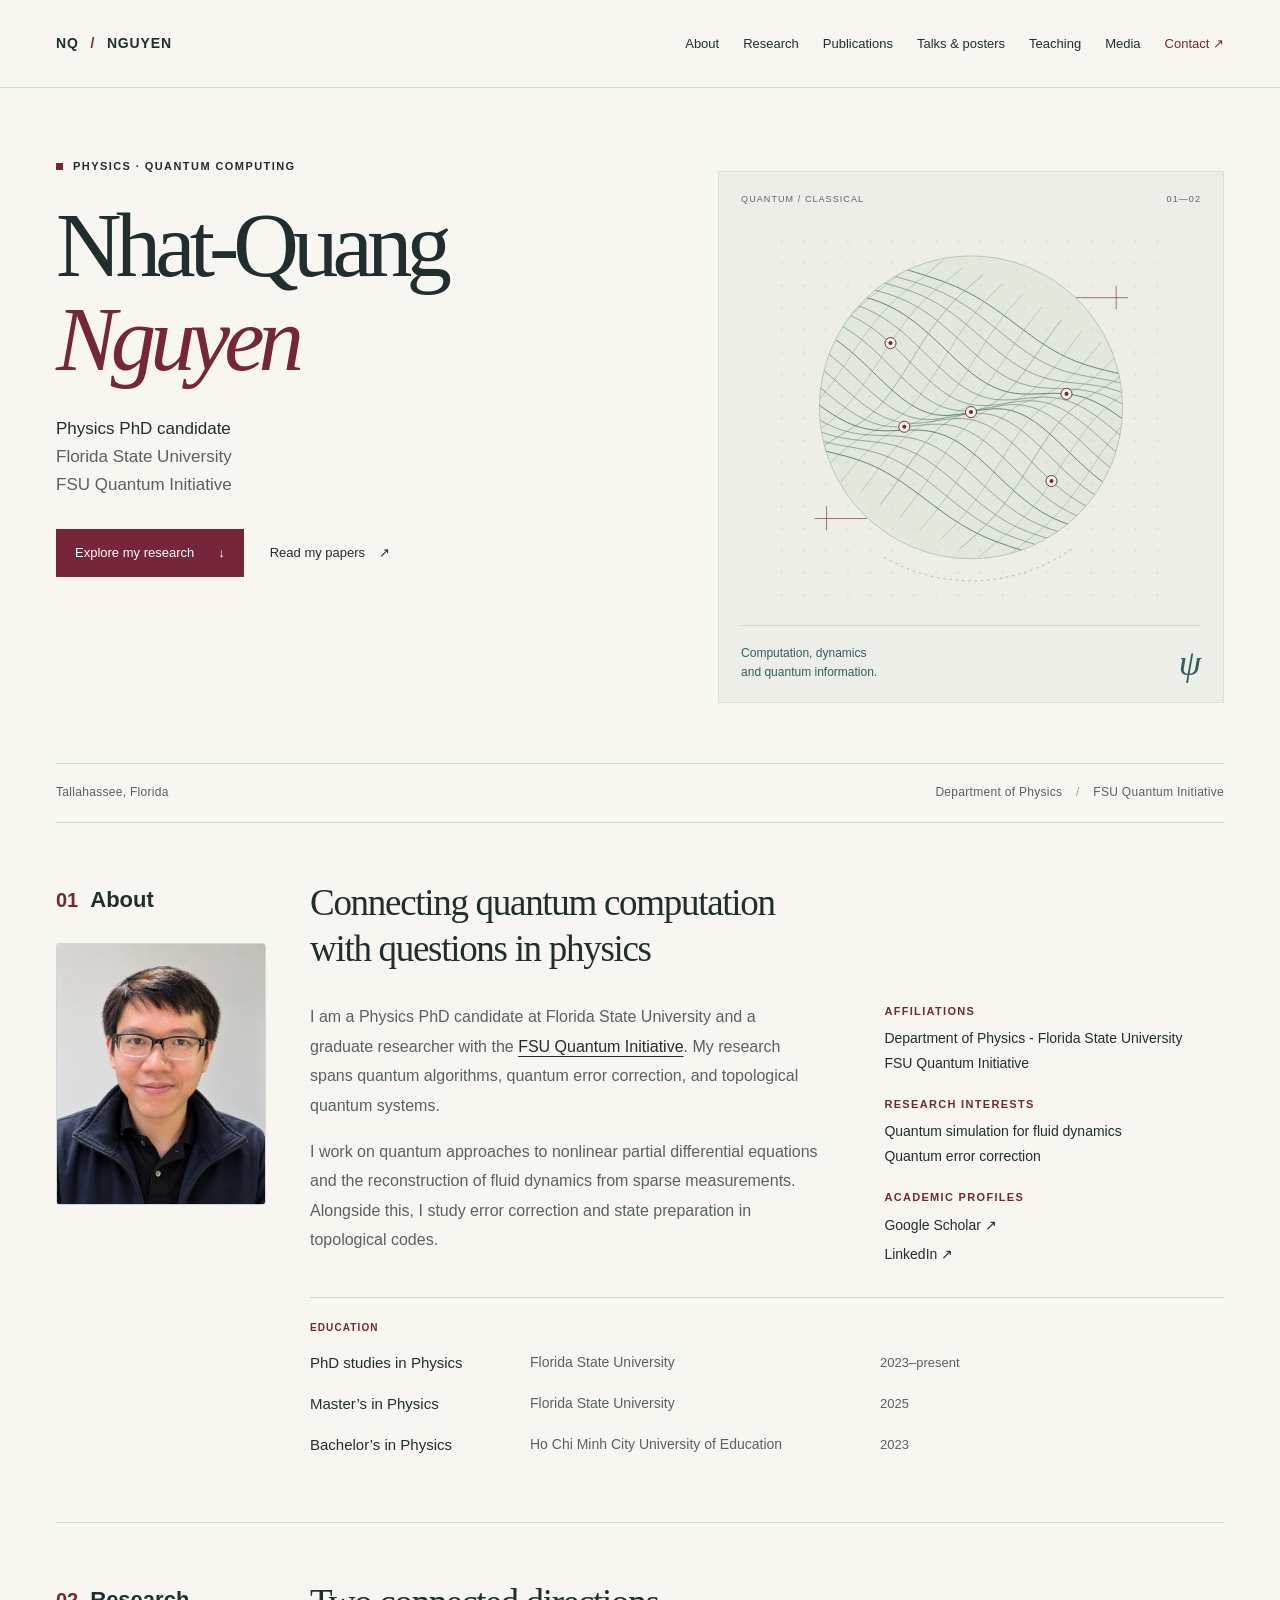
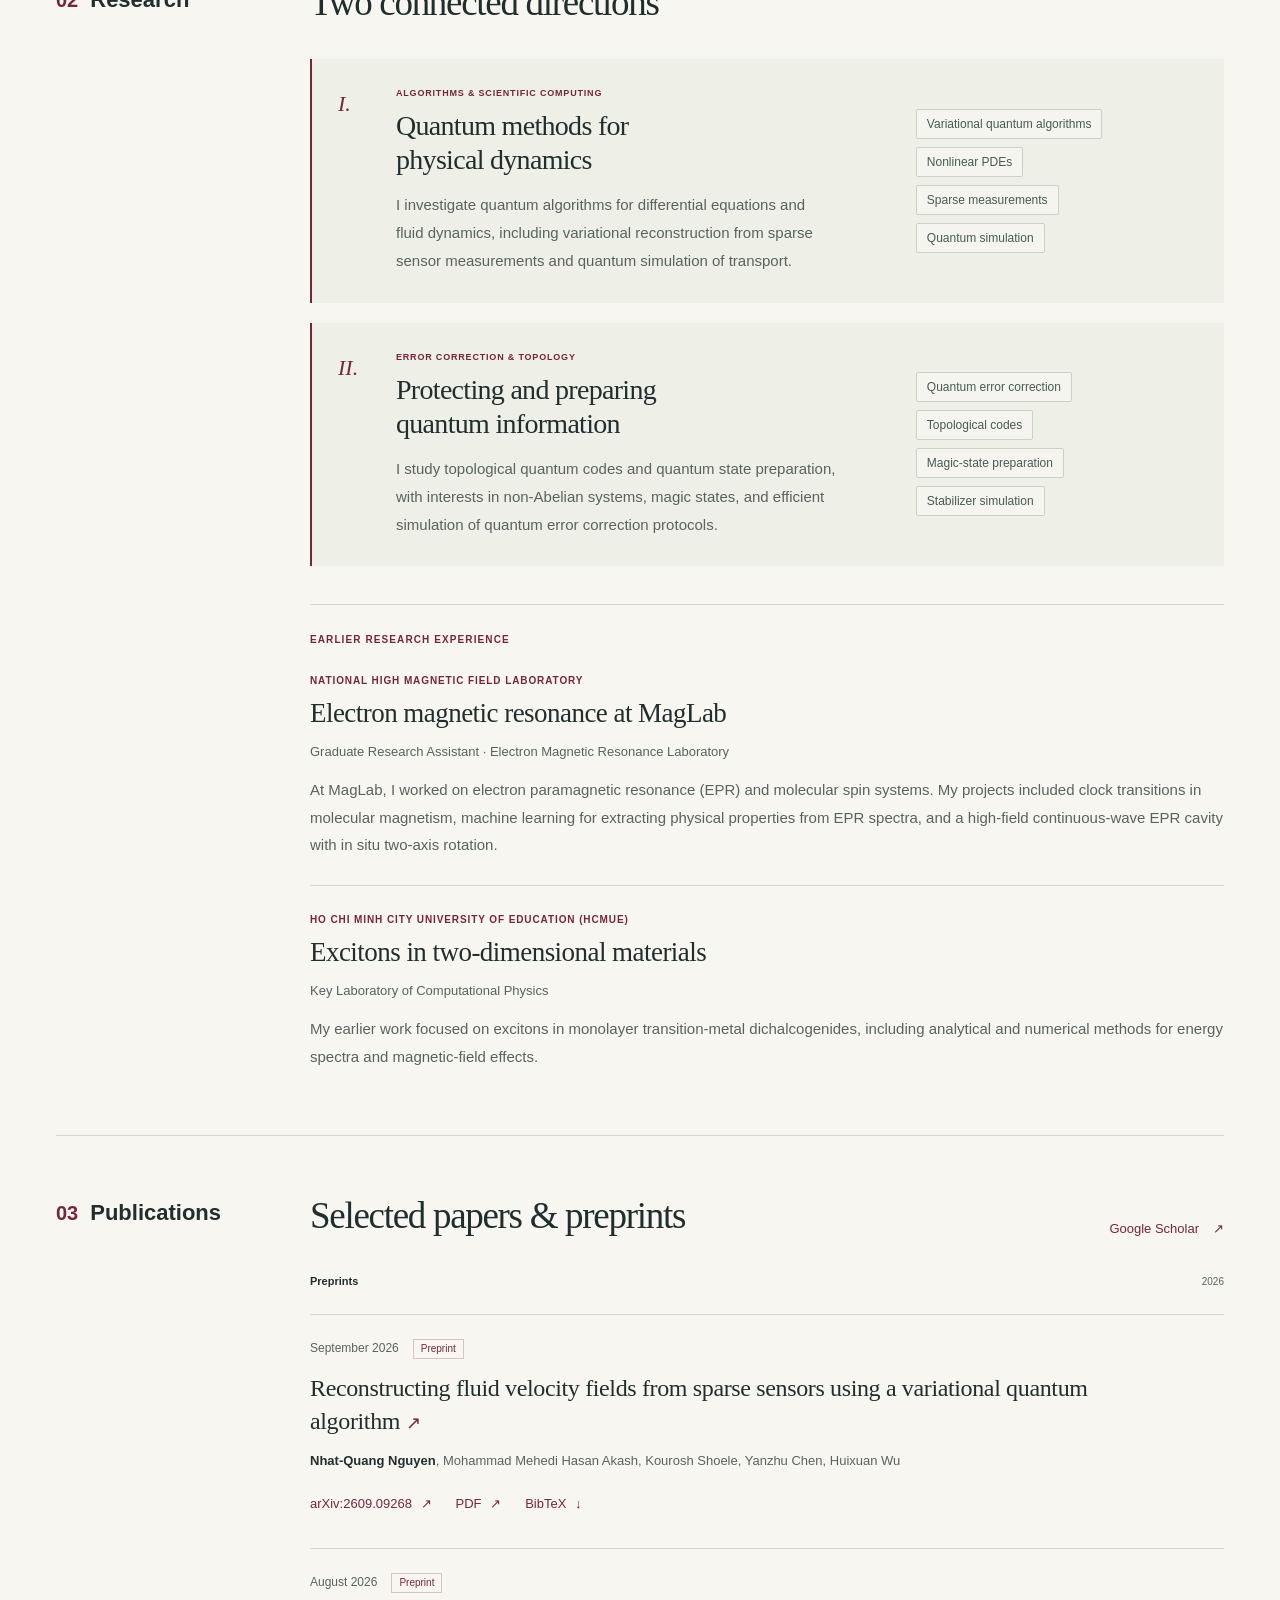
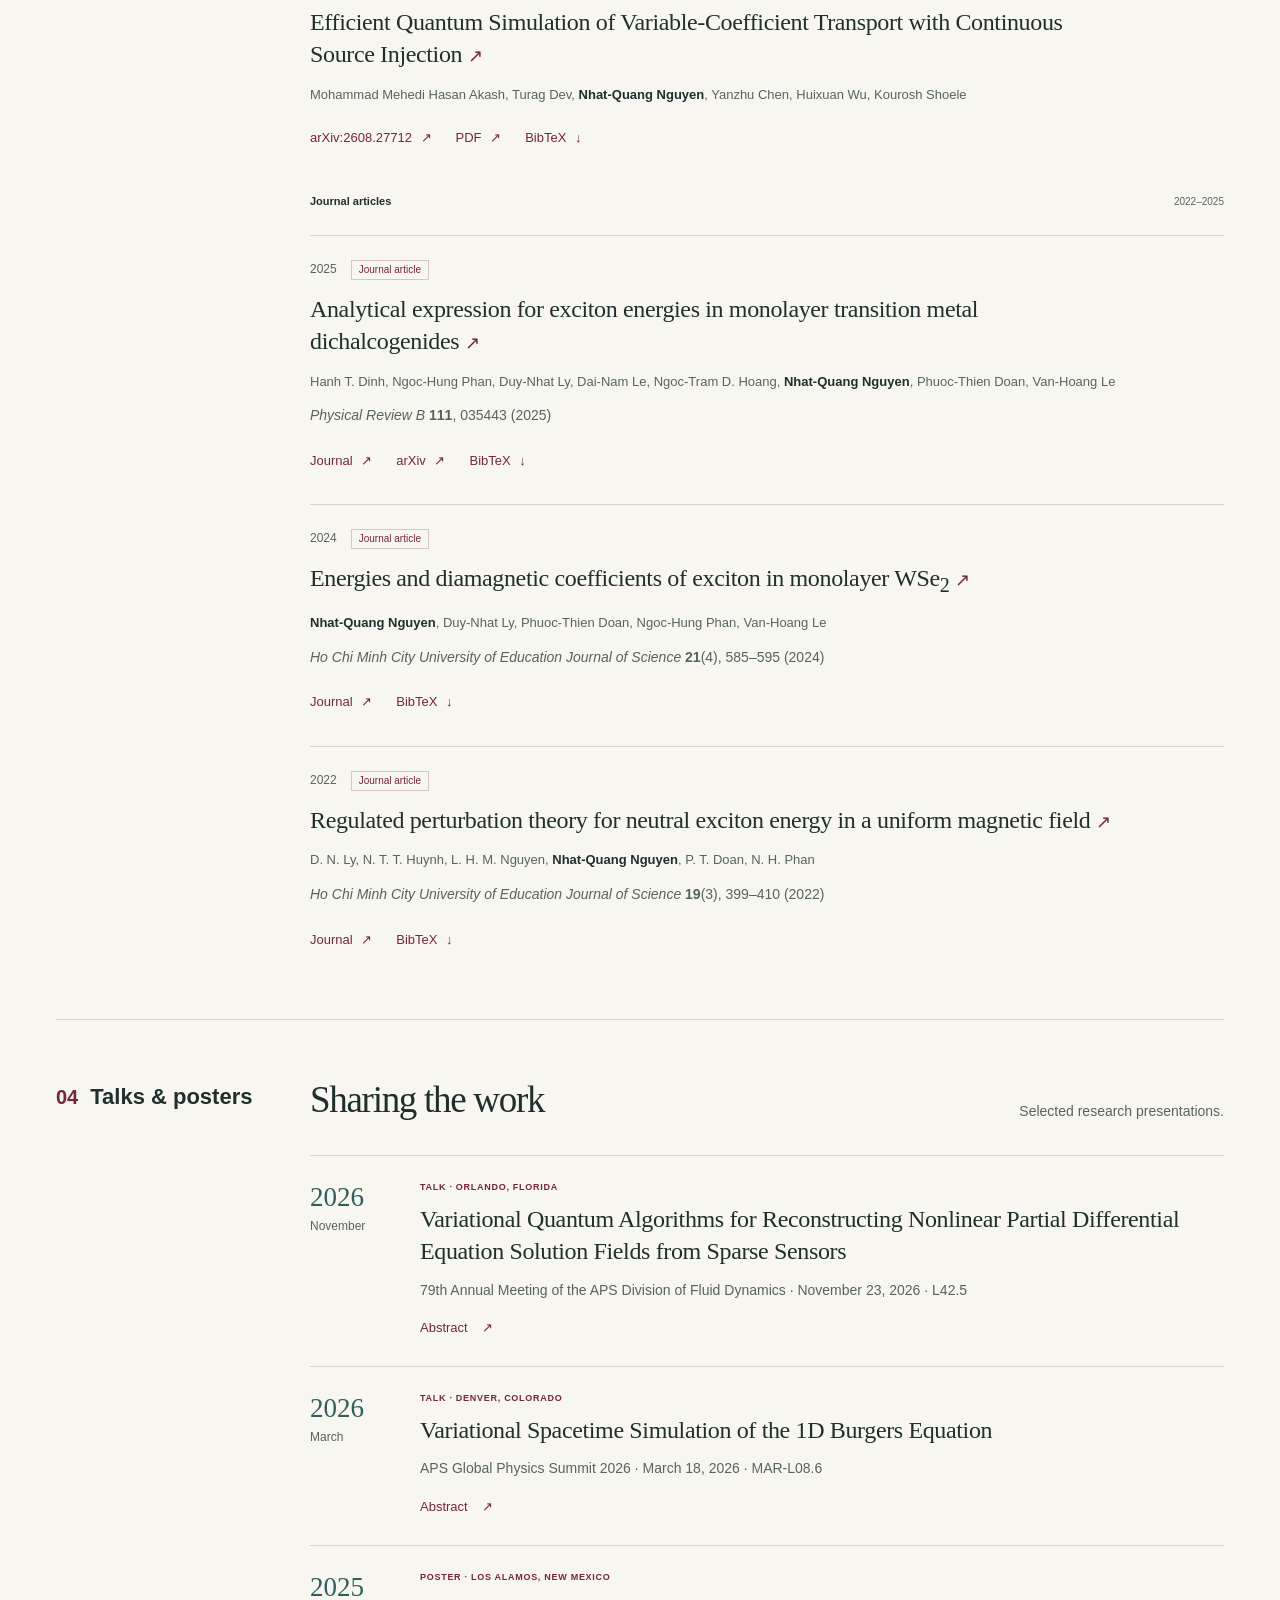
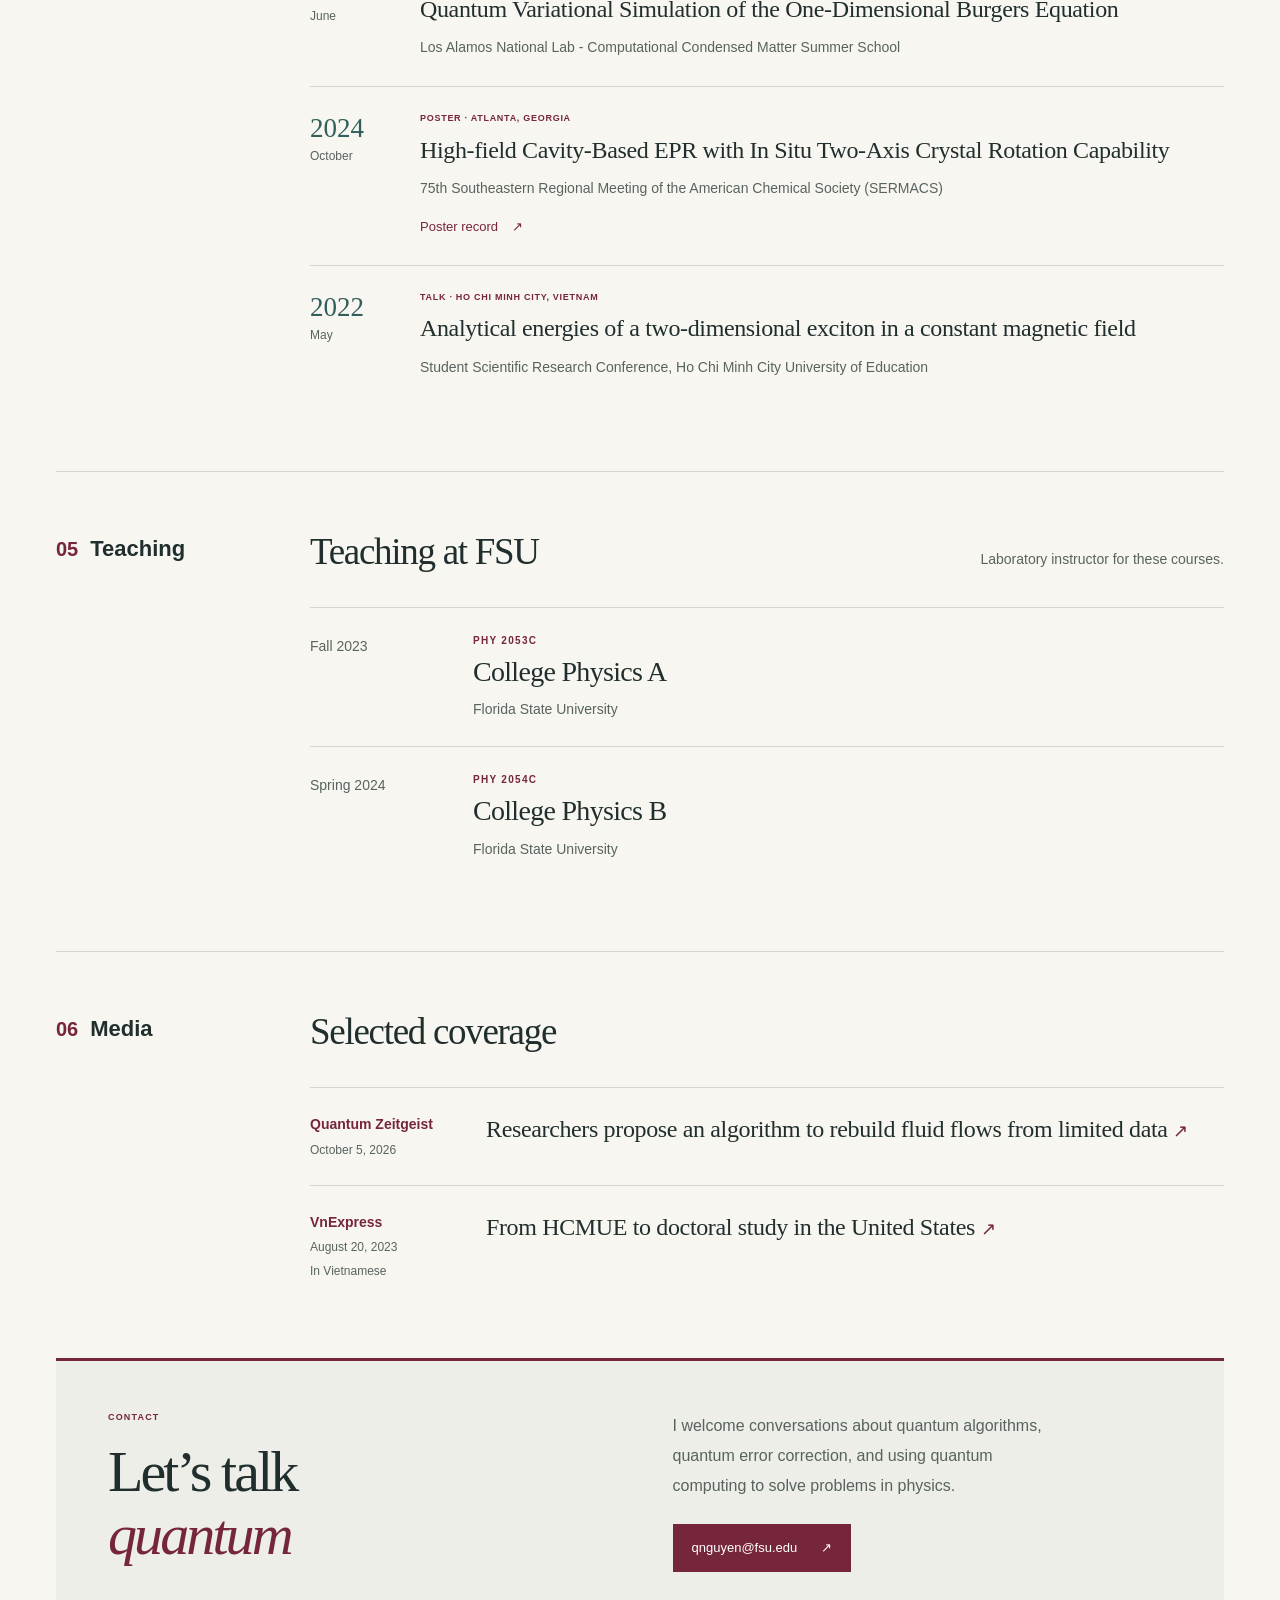
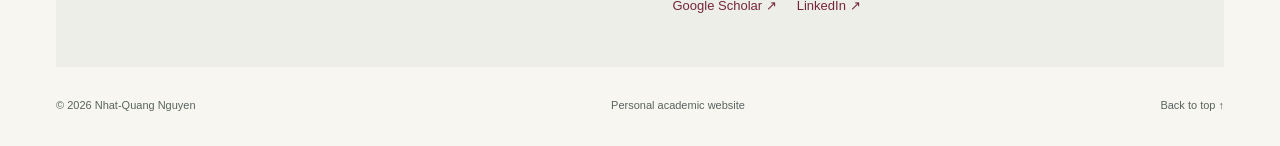
<file: index.html>
<!doctype html>
<html lang="en">
<head>
  <meta charset="utf-8">
  <meta name="viewport" content="width=device-width, initial-scale=1">
  <meta name="theme-color" content="#76263a">
  <title>Nhat-Quang Nguyen | Quantum Computing · FSU</title>
  <meta name="description" content="Nhat-Quang Nguyen is a Physics PhD candidate at Florida State University and a researcher with the FSU Quantum Initiative, working on quantum algorithms, quantum error correction, and topological quantum systems.">
  <link rel="canonical" href="https://nhatquang-nguyen.github.io/">
  <meta property="og:type" content="website">
  <meta property="og:title" content="Nhat-Quang Nguyen | Quantum Computing">
  <meta property="og:description" content="Physics PhD candidate at Florida State University and researcher with the FSU Quantum Initiative. Quantum algorithms, quantum error correction, and topological quantum systems.">
  <meta property="og:url" content="https://nhatquang-nguyen.github.io/">
  <link rel="icon" href="favicon.svg" type="image/svg+xml">
  <link rel="stylesheet" href="styles.css">
  <script type="application/ld+json">
  {
    "@context":"https://schema.org",
    "@type":"Person",
    "name":"Nhat-Quang Nguyen",
    "alternateName":"Quang Nguyen",
    "jobTitle":"Physics PhD candidate",
    "affiliation":[{"@type":"CollegeOrUniversity","name":"Florida State University","url":"https://www.fsu.edu/"},{"@type":"Organization","name":"FSU Quantum Initiative","url":"https://quantum.fsu.edu/"}],
    "url":"https://nhatquang-nguyen.github.io/",
    "email":"mailto:qnguyen@fsu.edu",
    "sameAs":["https://scholar.google.com/citations?user=8Ur0xkAAAAAJ&hl=en","https://www.linkedin.com/in/nhat-quang-nguyen-fsu/"],
    "knowsAbout":["Quantum algorithms","Quantum error correction","Topological quantum computation","Nonlinear partial differential equations"]
  }
  </script>
</head>
<body>
  <a class="skip-link" href="#main">Skip to content</a>
  <header class="site-header">
    <div class="header-inner">
      <a class="wordmark" href="#home" aria-label="Nhat-Quang Nguyen, home">NQ<span> / </span>NGUYEN</a>
      <nav aria-label="Main navigation">
        <a href="#about">About</a>
        <a href="#research">Research</a>
        <a href="#publications">Publications</a>
        <a href="#presentations">Talks &amp; posters</a>
        <a href="#teaching">Teaching</a>
        <a href="#media">Media</a>
        <a href="#contact">Contact <span aria-hidden="true">↗</span></a>
      </nav>
    </div>
  </header>

  <main id="main">
    <section class="hero section-wrap" id="home" aria-labelledby="hero-title">
      <div class="hero-copy">
        <p class="eyebrow"><span class="small-square" aria-hidden="true"></span> Physics · Quantum computing</p>
        <h1 id="hero-title">Nhat-Quang<br><em>Nguyen</em></h1>
        <p class="hero-role">Physics PhD candidate<br><a href="https://www.physics.fsu.edu/">Florida State University</a><br><a href="https://quantum.fsu.edu/">FSU Quantum Initiative</a></p>
        <div class="hero-actions">
          <a class="button primary" href="#research">Explore my research <span aria-hidden="true">↓</span></a>
          <a class="text-link" href="#publications">Read my papers <span aria-hidden="true">↗</span></a>
        </div>
      </div>
      <figure class="hero-art">
        <div class="art-topline"><span>QUANTUM / CLASSICAL</span><span aria-hidden="true">01—02</span></div>
        <img src="research-motif.svg" width="560" height="530" alt="" class="research-motif">
        <figcaption><span>Computation, dynamics<br>and quantum information.</span><span class="art-mark" aria-hidden="true">ψ</span></figcaption>
      </figure>
      <div class="hero-bottom"><span>Tallahassee, Florida</span><span>Department of Physics <span aria-hidden="true">/</span> FSU Quantum Initiative</span></div>
    </section>

    <section class="about section-wrap ruled-section" id="about" aria-labelledby="about-title">
      <div class="about-sidebar">
        <div class="section-label"><span>01</span><h2 id="about-title">About</h2></div>
        <img class="about-portrait" src="images/nhat-quang-nguyen-portrait.webp" width="1122" height="1402" alt="Portrait of Nhat-Quang Nguyen" loading="lazy" decoding="async">
      </div>
      <div class="about-body">
        <p class="lead">Connecting quantum computation<br class="wide-only"> with questions in physics</p>
        <div class="about-columns">
          <div>
            <p>I am a Physics PhD candidate at Florida State University and a graduate researcher with the <a href="https://quantum.fsu.edu/">FSU Quantum Initiative</a>. My research spans quantum algorithms, quantum error correction, and topological quantum systems.</p>
            <p>I work on quantum approaches to nonlinear partial differential equations and the reconstruction of fluid dynamics from sparse measurements. Alongside this, I study error correction and state preparation in topological codes.</p>
          </div>
          <dl class="profile-facts">
            <div><dt>Affiliations</dt><dd><a href="https://physics.fsu.edu/">Department of Physics - Florida State University</a><br><a href="https://quantum.fsu.edu/">FSU Quantum Initiative</a></dd></div>
            <div><dt>Research interests</dt><dd>Quantum simulation for fluid dynamics<br>Quantum error correction</dd></div>
            <div><dt>Academic profiles</dt><dd class="profile-links"><a href="https://scholar.google.com/citations?user=8Ur0xkAAAAAJ&amp;hl=en">Google Scholar <span aria-hidden="true">↗</span></a><a href="https://www.linkedin.com/in/nhat-quang-nguyen-fsu/">LinkedIn <span aria-hidden="true">↗</span></a></dd></div>
          </dl>
        </div>
        <div class="education" aria-labelledby="education-title">
          <h3 class="subsection-label" id="education-title">Education</h3>
          <dl class="education-list">
            <div><dt>PhD studies in Physics</dt><dd><span class="education-institution">Florida State University</span><span class="education-year">2023–present</span></dd></div>
            <div><dt>Master’s in Physics</dt><dd><span class="education-institution">Florida State University</span><span class="education-year">2025</span></dd></div>
            <div><dt>Bachelor’s in Physics</dt><dd><span class="education-institution">Ho Chi Minh City University of Education</span><span class="education-year">2023</span></dd></div>
          </dl>
        </div>
      </div>
    </section>

    <section class="research section-wrap ruled-section" id="research" aria-labelledby="research-title">
      <div class="section-label"><span>02</span><h2 id="research-title">Research</h2></div>
      <div class="section-content">
        <div class="section-heading"><p class="lead">Two connected directions</p></div>
        <article class="research-row current-research">
          <div class="research-number" aria-hidden="true">I.</div>
          <div class="research-main"><p class="eyebrow">Algorithms &amp; scientific computing</p><h3>Quantum methods for<br>physical dynamics</h3><p>I investigate quantum algorithms for differential equations and fluid dynamics, including variational reconstruction from sparse sensor measurements and quantum simulation of transport.</p></div>
          <div class="research-keywords"><span>Variational quantum algorithms</span><span>Nonlinear PDEs</span><span>Sparse measurements</span><span>Quantum simulation</span></div>
        </article>
        <article class="research-row current-research">
          <div class="research-number" aria-hidden="true">II.</div>
          <div class="research-main"><p class="eyebrow">Error correction &amp; topology</p><h3>Protecting and preparing<br>quantum information</h3><p>I study topological quantum codes and quantum state preparation, with interests in non-Abelian systems, magic states, and efficient simulation of quantum error correction protocols.</p></div>
          <div class="research-keywords"><span>Quantum error correction</span><span>Topological codes</span><span>Magic-state preparation</span><span>Stabilizer simulation</span></div>
        </article>
        <div class="earlier-research" aria-labelledby="earlier-research-title">
          <h3 class="subsection-label" id="earlier-research-title">Earlier research experience</h3>
          <article class="experience-panel" aria-labelledby="maglab-title">
            <p class="eyebrow">National High Magnetic Field Laboratory</p>
            <h4 id="maglab-title">Electron magnetic resonance at MagLab</h4>
            <p class="experience-role">Graduate Research Assistant · Electron Magnetic Resonance Laboratory</p>
            <p>At MagLab, I worked on electron paramagnetic resonance (EPR) and molecular spin systems. My projects included clock transitions in molecular magnetism, machine learning for extracting physical properties from EPR spectra, and a high-field continuous-wave EPR cavity with in situ two-axis rotation.</p>
          </article>
          <article class="experience-panel" aria-labelledby="excitons-title">
            <p class="eyebrow">Ho Chi Minh City University of Education (HCMUE)</p>
            <h4 id="excitons-title">Excitons in two-dimensional materials</h4>
            <p class="experience-role">Key Laboratory of Computational Physics</p>
            <p>My earlier work focused on excitons in monolayer transition-metal dichalcogenides, including analytical and numerical methods for energy spectra and magnetic-field effects.</p>
          </article>
        </div>
      </div>
    </section>

    <section class="publications section-wrap ruled-section" id="publications" aria-labelledby="publications-title">
      <div class="section-label"><span>03</span><h2 id="publications-title">Publications</h2></div>
      <div class="section-content">
        <div class="section-heading"><p class="lead">Selected papers &amp; preprints</p><a class="text-link scholar-link" href="https://scholar.google.com/citations?user=8Ur0xkAAAAAJ&amp;hl=en">Google Scholar <span aria-hidden="true">↗</span></a></div>
        <h3 class="publication-group">Preprints <span>2026</span></h3>
        <article class="paper">
          <div class="paper-meta"><span>September 2026</span><span class="paper-type">Preprint</span></div>
          <h3><a href="https://arxiv.org/abs/2609.09268">Reconstructing fluid velocity fields from sparse sensors using a variational quantum algorithm <span aria-hidden="true">↗</span></a></h3>
          <p class="authors"><strong>Nhat-Quang Nguyen</strong>, Mohammad Mehedi Hasan Akash, Kourosh Shoele, Yanzhu Chen, Huixuan Wu</p>
          <div class="paper-links"><a href="https://arxiv.org/abs/2609.09268">arXiv:2609.09268 <span aria-hidden="true">↗</span></a><a href="https://arxiv.org/pdf/2609.09268">PDF <span aria-hidden="true">↗</span></a><a href="citations/fluid-reconstruction.bib" download>BibTeX <span aria-hidden="true">↓</span></a></div>
        </article>
        <article class="paper">
          <div class="paper-meta"><span>August 2026</span><span class="paper-type">Preprint</span></div>
          <h3><a href="https://arxiv.org/abs/2608.27712">Efficient Quantum Simulation of Variable-Coefficient Transport with Continuous Source Injection <span aria-hidden="true">↗</span></a></h3>
          <p class="authors">Mohammad Mehedi Hasan Akash, Turag Dev, <strong>Nhat-Quang Nguyen</strong>, Yanzhu Chen, Huixuan Wu, Kourosh Shoele</p>
          <div class="paper-links"><a href="https://arxiv.org/abs/2608.27712">arXiv:2608.27712 <span aria-hidden="true">↗</span></a><a href="https://arxiv.org/pdf/2608.27712">PDF <span aria-hidden="true">↗</span></a><a href="citations/transport-simulation.bib" download>BibTeX <span aria-hidden="true">↓</span></a></div>
        </article>
        <h3 class="publication-group journal-group">Journal articles <span>2022–2025</span></h3>
        <article class="paper" id="prb-exciton-energies">
          <div class="paper-meta"><span>2025</span><span class="paper-type">Journal article</span></div>
          <h3><a href="https://doi.org/10.1103/PhysRevB.111.035443">Analytical expression for exciton energies in monolayer transition metal dichalcogenides <span aria-hidden="true">↗</span></a></h3>
          <p class="authors">Hanh T. Dinh, Ngoc-Hung Phan, Duy-Nhat Ly, Dai-Nam Le, Ngoc-Tram D. Hoang, <strong>Nhat-Quang Nguyen</strong>, Phuoc-Thien Doan, Van-Hoang Le</p>
          <p class="journal-reference"><cite>Physical Review B</cite> <strong>111</strong>, 035443 (2025)</p>
          <div class="paper-links"><a href="https://doi.org/10.1103/PhysRevB.111.035443">Journal <span aria-hidden="true">↗</span></a><a href="https://arxiv.org/abs/2407.01477">arXiv <span aria-hidden="true">↗</span></a><a href="citations/exciton-energies.bib" download>BibTeX <span aria-hidden="true">↓</span></a></div>
        </article>
        <article class="paper">
          <div class="paper-meta"><span>2024</span><span class="paper-type">Journal article</span></div>
          <h3><a href="https://doi.org/10.54607/hcmue.js.21.4.3926(2024)">Energies and diamagnetic coefficients of exciton in monolayer WSe<sub>2</sub> <span aria-hidden="true">↗</span></a></h3>
          <p class="authors"><strong>Nhat-Quang Nguyen</strong>, Duy-Nhat Ly, Phuoc-Thien Doan, Ngoc-Hung Phan, Van-Hoang Le</p>
          <p class="journal-reference"><cite>Ho Chi Minh City University of Education Journal of Science</cite> <strong>21</strong>(4), 585–595 (2024)</p>
          <div class="paper-links"><a href="https://doi.org/10.54607/hcmue.js.21.4.3926(2024)">Journal <span aria-hidden="true">↗</span></a><a href="citations/exciton-diamagnetism.bib" download>BibTeX <span aria-hidden="true">↓</span></a></div>
        </article>
        <article class="paper">
          <div class="paper-meta"><span>2022</span><span class="paper-type">Journal article</span></div>
          <h3><a href="https://doi.org/10.54607/hcmue.js.19.3.3363(2022)">Regulated perturbation theory for neutral exciton energy in a uniform magnetic field <span aria-hidden="true">↗</span></a></h3>
          <p class="authors">D. N. Ly, N. T. T. Huynh, L. H. M. Nguyen, <strong>Nhat-Quang Nguyen</strong>, P. T. Doan, N. H. Phan</p>
          <p class="journal-reference"><cite>Ho Chi Minh City University of Education Journal of Science</cite> <strong>19</strong>(3), 399–410 (2022)</p>
          <div class="paper-links"><a href="https://doi.org/10.54607/hcmue.js.19.3.3363(2022)">Journal <span aria-hidden="true">↗</span></a><a href="citations/regulated-perturbation.bib" download>BibTeX <span aria-hidden="true">↓</span></a></div>
        </article>
      </div>
    </section>

    <section class="presentations section-wrap ruled-section" id="presentations" aria-labelledby="presentations-title">
      <div class="section-label"><span>04</span><h2 id="presentations-title">Talks &amp; posters</h2></div>
      <div class="section-content">
        <div class="section-heading"><p class="lead">Sharing the work</p><p>Selected research presentations.</p></div>
        <article class="presentation-row">
          <div class="presentation-date"><span>2026</span><span>November</span></div>
          <div><p class="eyebrow">Talk · Orlando, Florida</p><h3>Variational Quantum Algorithms for Reconstructing Nonlinear Partial Differential Equation Solution Fields from Sparse Sensors</h3><p class="presentation-venue">79th Annual Meeting of the APS Division of Fluid Dynamics · November 23, 2026 · L42.5</p><a class="text-link" href="https://dfd-meeting.aps.org/dfd/2026/events/L42/5">Abstract <span aria-hidden="true">↗</span></a></div>
        </article>
        <article class="presentation-row">
          <div class="presentation-date"><span>2026</span><span>March</span></div>
          <div><p class="eyebrow">Talk · Denver, Colorado</p><h3>Variational Spacetime Simulation of the 1D Burgers Equation</h3><p class="presentation-venue">APS Global Physics Summit 2026 · March 18, 2026 · MAR-L08.6</p><a class="text-link" href="https://meetings-archive.aps.org/smt/2026/mar-l08/6/">Abstract <span aria-hidden="true">↗</span></a></div>
        </article>
        <article class="presentation-row">
          <div class="presentation-date"><span>2025</span><span>June</span></div>
          <div><p class="eyebrow">Poster · Los Alamos, New Mexico</p><h3>Quantum Variational Simulation of the One-Dimensional Burgers Equation</h3><p class="presentation-venue">Los Alamos National Lab - Computational Condensed Matter Summer School</p></div>
        </article>
        <article class="presentation-row" id="sermacs-poster">
          <div class="presentation-date"><span>2024</span><span>October</span></div>
          <div><p class="eyebrow">Poster · Atlanta, Georgia</p><h3>High-field Cavity-Based EPR with In Situ Two-Axis Crystal Rotation Capability</h3><p class="presentation-venue">75th Southeastern Regional Meeting of the American Chemical Society (SERMACS)</p><a class="text-link" href="https://doi.org/10.13140/RG.2.2.12469.18401">Poster record <span aria-hidden="true">↗</span></a></div>
        </article>
        <article class="presentation-row">
          <div class="presentation-date"><span>2022</span><span>May</span></div>
          <div><p class="eyebrow">Talk · Ho Chi Minh City, Vietnam</p><h3>Analytical energies of a two-dimensional exciton in a constant magnetic field</h3><p class="presentation-venue">Student Scientific Research Conference, Ho Chi Minh City University of Education</p></div>
        </article>
      </div>
    </section>

    <section class="teaching section-wrap ruled-section" id="teaching" aria-labelledby="teaching-title">
      <div class="section-label"><span>05</span><h2 id="teaching-title">Teaching</h2></div>
      <div class="section-content">
        <div class="section-heading"><p class="lead">Teaching at FSU</p><p class="teaching-role">Laboratory instructor for these courses.</p></div>
        <div class="course-list">
          <article class="course-row"><p class="course-term">Fall 2023</p><div><p class="eyebrow">PHY 2053C</p><h3>College Physics A</h3><p>Florida State University</p></div></article>
          <article class="course-row"><p class="course-term">Spring 2024</p><div><p class="eyebrow">PHY 2054C</p><h3>College Physics B</h3><p>Florida State University</p></div></article>
        </div>
      </div>
    </section>

    <section class="media section-wrap ruled-section" id="media" aria-labelledby="media-title">
      <div class="section-label"><span>06</span><h2 id="media-title">Media</h2></div>
      <div class="section-content">
        <div class="section-heading"><p class="lead">Selected coverage</p></div>
        <article class="media-entry">
          <div class="media-source"><span>Quantum Zeitgeist</span><time datetime="2026-10-05">October 5, 2026</time></div>
          <h3><a href="https://quantumzeitgeist.com/algorithm-reconstruction-fluid-flows-sparse-data/">Researchers propose an algorithm to rebuild fluid flows from limited data <span aria-hidden="true">↗</span></a></h3>
        </article>
        <article class="media-entry">
          <div class="media-source"><span>VnExpress</span><time datetime="2023-08-20">August 20, 2023</time><span class="media-language">In Vietnamese</span></div>
          <h3><a href="https://vnexpress.net/thu-khoa-su-pham-ly-gianh-ba-hoc-bong-tien-si-my-4643100.html" hreflang="vi">From HCMUE to doctoral study in the United States <span aria-hidden="true">↗</span></a></h3>
        </article>
      </div>
    </section>

    <section class="contact section-wrap" id="contact" aria-labelledby="contact-title">
      <div class="contact-intro"><p class="eyebrow">Contact</p><h2 id="contact-title">Let’s talk<br><em>quantum</em></h2></div>
      <div class="contact-body"><p>I welcome conversations about quantum algorithms, quantum error correction, and using quantum computing to solve problems in physics.</p><a class="button primary" href="mailto:qnguyen@fsu.edu">qnguyen@fsu.edu <span aria-hidden="true">↗</span></a><div class="contact-profiles"><a href="https://scholar.google.com/citations?user=8Ur0xkAAAAAJ&amp;hl=en">Google Scholar <span aria-hidden="true">↗</span></a><a href="https://www.linkedin.com/in/nhat-quang-nguyen-fsu/">LinkedIn <span aria-hidden="true">↗</span></a></div></div>
    </section>
  </main>

  <footer class="site-footer section-wrap"><span>© 2026 Nhat-Quang Nguyen</span><span>Personal academic website</span><a href="#home">Back to top <span aria-hidden="true">↑</span></a></footer>
</body>
</html>
</file>
<file: styles.css>
:root{--paper:#f8f6f0;--ink:#202f2e;--muted:#586360;--garnet:#76263a;--line:#d5d6cd;--teal:#315f5b;--soft:#eceee7;--serif:Georgia,'Times New Roman',serif;--sans:Inter,-apple-system,BlinkMacSystemFont,'Segoe UI',sans-serif}
*{box-sizing:border-box}html{scroll-behavior:smooth;scroll-padding-top:100px}body{margin:0;background:var(--paper);color:var(--ink);font-family:var(--sans);font-size:16px;line-height:1.65;-webkit-font-smoothing:antialiased}a{color:inherit;text-decoration-thickness:1px;text-underline-offset:4px}a:hover{color:var(--garnet)}a:focus-visible,summary:focus-visible{outline:3px solid var(--garnet);outline-offset:6px}h1,h2,h3,p,figure{margin:0}em{font-weight:400}button,a,summary{-webkit-tap-highlight-color:transparent}::selection{background:#e7cbd0;color:#301c25}.section-wrap{width:min(1224px,calc(100% - 112px));margin-inline:auto}.skip-link{position:fixed;top:12px;left:16px;transform:translateY(-160%);padding:12px 20px;background:var(--garnet);color:white;z-index:20}.skip-link:focus{transform:translateY(0)}
.site-header{position:sticky;top:0;z-index:10;background:rgba(248,246,240,.97);border-bottom:1px solid var(--line)}.header-inner{width:min(1224px,calc(100% - 112px));height:87px;margin:auto;display:flex;align-items:center;justify-content:space-between;gap:32px}.wordmark{font-weight:700;font-size:14px;letter-spacing:.06em;text-decoration:none;white-space:nowrap}.wordmark span{color:var(--garnet);padding-inline:7px}nav{display:flex;align-items:center;gap:34px}nav a{font-size:13px;font-weight:500;text-decoration:none;padding-block:12px}nav a:hover{text-decoration:underline}nav a:last-child{color:var(--garnet)}
.hero{display:grid;grid-template-columns:1.2fr 1fr;column-gap:55px;padding-top:70px}.eyebrow{text-transform:uppercase;letter-spacing:.13em;font-size:11px;line-height:1.5;font-weight:600}.hero .eyebrow{display:flex;align-items:center;gap:10px}.small-square{width:7px;height:7px;background:var(--garnet);display:inline-block}.hero h1{font-family:var(--serif);font-weight:400;letter-spacing:-.065em;font-size:clamp(64px,7.1vw,99px);line-height:1.04;margin-top:24px}.hero h1 em{color:var(--garnet)}.hero-role{margin-top:27px;font-size:15px;line-height:1.65}.hero-role a{text-decoration:none;color:var(--muted)}.hero-role a:hover{text-decoration:underline;color:var(--garnet)}.hero-intro{font-size:17px;line-height:1.65;max-width:460px;margin-top:22px;color:var(--muted)}.hero-actions{display:flex;align-items:center;gap:26px;flex-wrap:wrap;margin-top:30px}.button{display:inline-flex;align-items:center;justify-content:space-between;gap:24px;min-height:48px;padding:12px 19px;font-size:12px;font-weight:500;text-decoration:none;line-height:1.4}.button.primary{background:var(--garnet);color:#fff}.button.primary:hover{background:#591b2b}.text-link{font-size:12px;font-weight:500;text-decoration:none;display:inline-flex;gap:14px;align-items:center}.text-link:hover{text-decoration:underline}.hero-art{align-self:center;min-width:0;background:var(--soft);position:relative;margin-top:13px;border:1px solid #dde0d5}.art-topline{display:flex;justify-content:space-between;padding:20px 22px 0;font-size:9px;letter-spacing:.12em;color:#566762}.research-motif{display:block;width:100%;height:auto;max-height:418px;object-fit:contain}.hero-art figcaption{border-top:1px solid #d2d9cb;margin:0 22px;padding:16px 0 18px;display:flex;align-items:center;justify-content:space-between;font-size:11px;line-height:1.6;color:var(--teal)}.art-mark{font:italic 36px var(--serif)}.hero-bottom{grid-column:1/-1;display:flex;justify-content:space-between;gap:24px;color:var(--muted);font-size:10px;letter-spacing:.025em;margin-top:60px;padding:19px 0;border-top:1px solid var(--line)}.hero-bottom span span{margin-inline:10px;color:#9ba39a}
.ruled-section{border-top:1px solid var(--line);display:grid;grid-template-columns:180px 1fr;gap:44px;padding-top:57px;padding-bottom:65px}.section-label{display:flex;gap:15px;align-items:baseline;padding-top:6px}.section-label>span{font-size:10px;color:var(--garnet);font-weight:600}.section-label h2{font-size:12px;font-weight:600}.lead{font-family:var(--serif);font-size:clamp(28px,3vw,37px);font-weight:400;line-height:1.25;letter-spacing:-.035em}.about-columns{display:grid;grid-template-columns:1.5fr 1fr;gap:65px;margin-top:30px}.about-columns p{font-size:14px;color:var(--muted);line-height:1.9}.about-columns p+p{margin-top:16px}.about-columns p a{color:var(--ink)}.profile-facts{margin:0;display:grid;align-content:start;gap:20px}.profile-facts dt{font-size:9px;text-transform:uppercase;letter-spacing:.12em;color:var(--garnet);margin-bottom:6px;font-weight:600}.profile-facts dd{font-size:12px;line-height:1.75;margin:0}.profile-facts a{text-decoration:none}.profile-facts a:hover{text-decoration:underline}.section-heading{display:flex;justify-content:space-between;align-items:end;gap:24px;margin-bottom:32px}.section-heading>p:not(.lead){font-size:11px;color:var(--muted);line-height:1.75;max-width:290px}.research-row{display:grid;grid-template-columns:36px 1.5fr .85fr;gap:22px;padding:34px 0;border-top:1px solid var(--line)}.research-row:last-child{padding-bottom:0}.research-number{font:italic 22px var(--serif);color:#7a8c80;line-height:1.5}.research-main .eyebrow{font-size:9px;color:var(--garnet);letter-spacing:.09em}.research-main h3{font:400 28px/1.2 var(--serif);letter-spacing:-.025em;margin-top:9px}.research-main>p:not(.eyebrow){font-size:13px;color:var(--muted);line-height:1.85;margin-top:15px;max-width:440px}.research-main .text-link{margin-top:20px;font-size:11px;color:var(--garnet)}.research-keywords{display:flex;flex-direction:column;gap:8px;align-items:start;justify-content:center}.research-keywords span{font-size:10px;color:#465c54;padding:5px 10px;border:1px solid #d5dbce;border-radius:2px;background:#f2f3ec;line-height:1.5}.year-label{font-family:var(--serif);color:var(--muted);font-size:19px}.paper{border-top:1px solid var(--line);padding-top:24px;margin-top:29px}.paper-meta{display:flex;align-items:center;gap:14px;font-size:10px;color:var(--muted)}.paper-type{color:var(--garnet);border:1px solid #d7c4c6;padding:2px 7px;font-size:9px;line-height:1.4}.paper h3{font:400 24px/1.35 var(--serif);letter-spacing:-.015em;max-width:820px;margin-top:13px}.paper h3 a{text-decoration:none}.paper h3 a:hover{text-decoration:underline}.paper h3 a span{font:18px var(--sans);white-space:nowrap;color:var(--garnet)}.authors{font-size:11px;color:var(--muted);margin-top:12px;line-height:1.9}.authors strong{color:var(--ink);font-weight:600}.paper-description{font-size:13px;color:var(--muted);line-height:1.8;max-width:750px;margin-top:15px}.paper-links{display:flex;gap:24px;flex-wrap:wrap;margin-top:17px}.paper-links a{font-size:10px;color:var(--garnet);text-decoration:none;padding-block:4px}.paper-links a:hover{text-decoration:underline}.paper-links span{margin-left:5px}.paper-detail{margin-top:15px;font-size:11px;color:var(--muted)}.paper-detail summary{cursor:pointer;display:list-item;width:fit-content;padding-block:5px}.paper-detail[open] summary{color:var(--garnet)}.paper-detail>p{font-size:12px;line-height:1.85;max-width:750px;border-left:2px solid #c6cec0;padding-left:16px;margin-top:10px}
.contact{margin-top:12px;background:var(--soft);padding:50px 52px;display:grid;grid-template-columns:1fr 1fr;gap:65px;border-top:3px solid var(--garnet)}.contact .eyebrow{color:var(--garnet);font-size:9px}.contact h2{font-family:var(--serif);font-weight:400;font-size:58px;line-height:1.08;letter-spacing:-.05em;margin-top:16px}.contact h2 em{color:var(--garnet)}.contact-body>p:first-child{font-size:14px;color:var(--muted);line-height:1.9;max-width:370px}.contact-body .button{margin-top:24px}.contact-affiliation{font-size:10px;line-height:1.8;margin-top:24px;color:var(--muted)}.site-footer{display:flex;justify-content:space-between;gap:24px;flex-wrap:wrap;padding-top:29px;padding-bottom:32px;font-size:9px;color:var(--muted)}.site-footer a{text-decoration:none}.site-footer a:hover{text-decoration:underline}
@media(min-width:1500px){.hero{padding-top:85px}.hero h1{font-size:105px}.hero-bottom{margin-top:75px}.hero-art .research-motif{max-height:450px}}
@media(max-width:1100px){.section-wrap,.header-inner{width:calc(100% - 72px)}.hero{column-gap:34px}.hero h1{font-size:75px}.hero-actions{gap:20px}.hero .button{gap:15px;padding:12px 15px}.hero-art .research-motif{max-height:350px}.ruled-section{grid-template-columns:140px 1fr;gap:26px}.about-columns{gap:32px}.research-row{grid-template-columns:24px 1fr;gap:16px}.research-keywords{grid-column:2;flex-direction:row;flex-wrap:wrap;margin-top:5px}.section-heading{align-items:start;flex-direction:column;gap:14px}.section-heading>p:not(.lead){max-width:none}.section-heading .year-label{align-self:end;margin-top:-40px}.contact{gap:35px;padding:40px}}
@media(max-width:760px){html{scroll-padding-top:115px}.section-wrap,.header-inner{width:calc(100% - 40px)}.header-inner{height:auto;min-height:95px;flex-direction:column;justify-content:center;align-items:start;gap:8px;padding:14px 0 7px}.wordmark{font-size:12px}nav{width:100%;justify-content:space-between;gap:12px}nav a{font-size:11px;padding-block:7px}.hero{grid-template-columns:1fr;padding-top:40px;gap:0}.hero h1{font-size:clamp(62px,13.5vw,92px);margin-top:22px}.hero-role{margin-top:23px}.hero-intro{font-size:16px;max-width:450px;margin-top:18px}.hero-actions{margin-top:26px;gap:23px}.hero-art{margin-top:38px;max-width:510px;width:100%;justify-self:center}.hero-art .research-motif{max-height:360px}.hero-bottom{margin-top:30px;flex-direction:column;gap:5px;font-size:9px;padding-block:17px}.hero-bottom span span{margin-inline:5px}.ruled-section{grid-template-columns:1fr;gap:23px;padding-top:33px;padding-bottom:42px}.section-label{padding-top:0;gap:12px}.section-label h2{font-size:12px}.lead{font-size:32px}.about-columns{grid-template-columns:1fr;gap:26px;margin-top:21px}.about-columns p{font-size:14px}.profile-facts{grid-template-columns:1fr 1fr;gap:22px}.profile-facts>div:last-child{grid-column:1/-1}.section-heading{margin-bottom:24px;gap:12px}.section-heading>p:not(.lead){font-size:12px}.research-row{padding-top:25px;padding-bottom:28px;gap:13px}.research-main h3{font-size:28px}.research-main>p:not(.eyebrow){font-size:13px}.research-keywords{gap:7px}.research-keywords span{font-size:9px}.paper{margin-top:23px;padding-top:21px}.paper h3{font-size:23px}.authors{font-size:11px}.paper-description{font-size:13px}.paper-links{gap:19px}.paper-links a{font-size:11px}.paper-detail{font-size:12px}.paper-detail>p{font-size:12px}.contact{width:100%;margin-top:0;grid-template-columns:1fr;gap:25px;padding:36px 25px}.contact h2{font-size:56px}.contact-body>p:first-child{max-width:none;font-size:14px}.contact-body .button{margin-top:20px}.site-footer{padding-top:22px;padding-bottom:24px;gap:10px;font-size:9px}.site-footer>span:nth-child(2){display:none}.wide-only{display:none}}
@media(max-width:360px){.section-wrap,.header-inner{width:calc(100% - 32px)}.hero h1{font-size:59px}.hero-actions{gap:17px}.hero .button{font-size:11px}.hero-actions>.text-link{font-size:11px}.profile-facts{grid-template-columns:1fr}.profile-facts>div:last-child{grid-column:auto}.paper-links{gap:14px}.contact{width:100%}.site-footer{font-size:8px}}
@media(prefers-reduced-motion:reduce){html{scroll-behavior:auto}}
@media print{body{background:white;color:#111}.site-header,.hero-art,.hero-actions,.hero-bottom,.skip-link,.site-footer a{display:none}.section-wrap{width:100%}.hero{padding-top:0;display:block}.hero h1{font-size:50px}.hero h1 br{display:none}.hero h1 em{margin-left:10px}.hero-intro{max-width:none}.ruled-section{padding-block:25px;grid-template-columns:110px 1fr;gap:20px}.contact{background:white;padding:25px 0;grid-template-columns:1fr 1fr;break-inside:avoid}.contact h2{font-size:36px}.contact .button{background:white!important;color:#111!important;padding:0}.research-keywords{display:none}.research-row{grid-template-columns:25px 1fr}.paper,.research-row{break-inside:avoid}.paper-detail{display:none}.lead{font-size:28px}.about-columns{gap:25px}.site-footer{padding-bottom:0}}

.profile-links{display:flex;flex-direction:column;gap:5px}
.education{border-top:1px solid var(--line);margin-top:30px;padding-top:22px}
.subsection-label{font-size:10px;font-weight:600;text-transform:uppercase;letter-spacing:.11em;color:var(--garnet)}
.education-list{margin:15px 0 0;display:grid;gap:11px}
.education-list>div{display:grid;grid-template-columns:1fr 1.6fr;gap:22px;font-size:12px;line-height:1.65}
.education-list dt{font-weight:500}
.education-list dd{margin:0;display:flex;justify-content:space-between;gap:20px;color:var(--muted)}
.education-list dd span{white-space:nowrap;font-size:10px;padding-top:2px}
.earlier-research{margin-top:38px;border-top:1px solid var(--line);padding-top:27px}
.experience-panel{background:#eef0e7;border-left:2px solid var(--garnet);padding:25px 28px;margin-top:20px}
.experience-panel>.eyebrow{color:var(--garnet);font-size:10px;letter-spacing:.09em}
.experience-panel h4{font:400 27px/1.25 var(--serif);letter-spacing:-.02em;margin:9px 0 0}
.experience-panel p:not(.eyebrow){font-size:13px;line-height:1.85;color:var(--muted);margin-top:13px}
.experience-panel p.experience-role{font-size:11px;line-height:1.7;margin-top:10px}
.experience-panel .text-link{font-size:11px;color:var(--garnet);margin-top:16px}
.earlier-materials{margin-top:25px}
.earlier-materials h4{font:400 23px/1.3 var(--serif);letter-spacing:-.02em;margin:0}
.earlier-materials p{font-size:13px;line-height:1.85;color:var(--muted);margin-top:12px}
.publication-group{font-size:11px;font-weight:600;display:flex;justify-content:space-between;gap:15px;align-items:baseline;margin:0 0 -5px}
.publication-group>span{font-size:10px;font-weight:400;color:var(--muted)}
.publication-group.journal-group{margin-top:40px}
.scholar-link{white-space:nowrap;color:var(--garnet);font-size:11px;flex-shrink:0}
.journal-reference{font-size:12px;line-height:1.85;color:var(--muted);margin-top:10px}
.presentation-row{display:grid;grid-template-columns:88px minmax(0,1fr);gap:22px;border-top:1px solid var(--line);padding:25px 0;scroll-margin-top:110px}
.presentation-date{display:flex;flex-direction:column;gap:3px}
.presentation-date>span:first-child{font:400 27px/1.2 var(--serif);color:var(--teal)}
.presentation-date>span+span{font-size:10px;color:var(--muted)}
.presentation-row .eyebrow,.earlier-presentations .eyebrow{font-size:9px;letter-spacing:.08em;color:var(--garnet)}
.presentation-row h3,.earlier-presentations h3{font:400 24px/1.35 var(--serif);letter-spacing:-.015em;margin-top:8px}
.presentation-venue{font-size:12px;line-height:1.85;color:var(--muted);margin-top:10px}
.presentation-row .text-link,.earlier-presentations .text-link{font-size:11px;color:var(--garnet);margin-top:14px}
.earlier-presentations{border-top:1px solid var(--line);padding-top:15px;font-size:12px;color:var(--muted)}
.earlier-presentations summary{cursor:pointer;width:fit-content;padding-block:7px}
.earlier-presentations[open]>div{border-left:2px solid #c6cec0;padding-left:20px;margin-top:16px}
.earlier-presentations h3{color:var(--ink);font-size:22px}
.course-row{display:grid;grid-template-columns:135px minmax(0,1fr);gap:28px;padding:25px 0;border-top:1px solid var(--line)}
.course-term{font-size:12px;color:var(--muted);padding-top:2px}
.course-row .eyebrow{font-size:10px;color:var(--garnet)}
.course-row h3{font:400 28px/1.3 var(--serif);letter-spacing:-.025em;margin-top:6px}
.course-row div>p:last-child{font-size:12px;color:var(--muted);margin-top:8px}
.contact-profiles{display:flex;flex-wrap:wrap;gap:10px 20px;margin-top:23px}
.contact-profiles a{font-size:11px;color:var(--garnet);text-decoration:none}
.contact-profiles a:hover{text-decoration:underline}
@media(max-width:1100px){nav{gap:20px}.education-list>div{grid-template-columns:1fr 1.3fr}.education-list dd{flex-direction:column;gap:2px}}
@media(max-width:760px){html{scroll-padding-top:148px}nav{display:grid;grid-template-columns:repeat(3,minmax(0,1fr));gap:0 12px}nav a{text-align:center}.header-inner{align-items:start}.education-list>div{grid-template-columns:1fr 1.2fr;gap:17px}.education-list dd{font-size:11px}.experience-panel{padding:21px}.experience-panel h4{font-size:25px}.experience-panel p.experience-role{font-size:11px}.publication-group.journal-group{margin-top:32px}.presentation-row{grid-template-columns:57px minmax(0,1fr);gap:15px;padding:22px 0;scroll-margin-top:148px}.presentation-date>span:first-child{font-size:24px}.presentation-row h3{font-size:23px}.presentation-venue{font-size:12px}.course-row{grid-template-columns:87px minmax(0,1fr);gap:17px}.course-term{font-size:11px}.course-row h3{font-size:27px}.contact-profiles{gap:10px 19px}.scholar-link{font-size:12px}}
@media print{.experience-panel{background:white;break-inside:avoid}.presentation-row,.course-row{break-inside:avoid}.earlier-presentations{display:none}.education-list dd{display:block}.education-list dd span{margin-left:12px}}

/* Prominent numbered section headings, with enough room for their titles. */
.section-label{gap:12px}
.section-label>span{font-size:20px;line-height:1.25;font-variant-numeric:tabular-nums}
.section-label h2{font-size:22px;line-height:1.25}
@media(min-width:761px){.ruled-section{grid-template-columns:210px minmax(0,1fr)}}
@media(min-width:761px) and (max-width:1100px){.ruled-section{grid-template-columns:175px minmax(0,1fr)}.section-label h2{font-size:20px}}
@media print{.ruled-section{grid-template-columns:150px 1fr}.section-label h2{font-size:18px}.section-label>span{font-size:16px}}

/* More readable body copy; the existing title and heading sizes are retained. */
body{font-size:17px}
.hero-role{font-size:17px}
.button,.hero .button,.text-link,.hero-actions>.text-link{font-size:13px}
.about-columns p,.contact-body>p:first-child{font-size:16px;line-height:1.85}
.research-main>p:not(.eyebrow),.experience-panel p:not(.eyebrow),.earlier-materials p,.paper-description{font-size:15px}
.profile-facts dt{font-size:11px}
.profile-facts dd,.journal-reference,.presentation-venue,.course-row div>p:last-child{font-size:14px}
.section-heading>p:not(.lead){font-size:14px;line-height:1.75}
.authors{font-size:13px;line-height:1.8}
.paper-meta,.research-keywords span{font-size:12px}
.paper-type{font-size:10px}
.paper-links a,.paper-detail,.contact-affiliation,.contact-profiles a{font-size:13px}
.paper-detail>p{font-size:14px}
.experience-panel p.experience-role{font-size:13px}
.research-main .text-link,.experience-panel .text-link,.presentation-row .text-link,.scholar-link{font-size:13px}
.presentation-date>span+span{font-size:12px}
.course-term{font-size:14px}
.hero-bottom,.hero-art figcaption{font-size:12px}
.site-footer{font-size:11px}

/* Keep each degree, institution and year together instead of spreading them across the page. */
.education-list{max-width:760px;gap:16px}
.education-list>div{grid-template-columns:200px minmax(0,1fr);gap:20px;font-size:15px;align-items:start}
.education-list dd{display:grid;grid-template-columns:minmax(0,330px) max-content;justify-content:start;align-items:baseline;gap:4px 20px;font-size:14px}
.education-list dd span{font-size:14px;padding-top:0;white-space:normal}
.education-list .education-year{font-size:13px;white-space:nowrap}
.teaching .section-heading>p:not(.lead){max-width:260px;text-align:right}
@media(min-width:761px){.teaching .section-heading{flex-direction:row;align-items:baseline}}
@media(min-width:761px) and (max-width:1100px){.education-list>div{grid-template-columns:180px minmax(0,1fr);gap:18px}}
@media(max-width:760px){
  .education-list>div{grid-template-columns:minmax(0,1fr);gap:5px}
  .education-list dd{grid-template-columns:minmax(0,1fr) max-content;column-gap:16px}
  .teaching .section-heading>p:not(.lead){max-width:none;text-align:left}
}

/* Give current research the color emphasis; keep earlier experience understated. */
.research-row.current-research{background:#eef0e7;border-top:0;border-left:2px solid var(--garnet);padding:28px 26px;margin-top:20px}
.current-research .research-number{color:var(--garnet)}
.current-research .research-keywords span{background:rgba(248,246,240,.8);border-color:#cad3c3}
.experience-panel{background:transparent;border:0;padding:0;margin-top:24px}
.experience-panel+.experience-panel{border-top:1px solid var(--line);padding-top:26px;margin-top:26px}
@media(max-width:760px){.research-row.current-research{padding:24px 18px}}
@media print{.research-row.current-research{background:transparent;border-left:0;padding:20px 0}}

/* Compact media links use the same type hierarchy as publications. */
.media-entry{display:grid;grid-template-columns:150px minmax(0,1fr);gap:26px;border-top:1px solid var(--line);padding:25px 0}
.media-entry:last-child{padding-bottom:0}
.media-source{display:flex;flex-direction:column;gap:5px;font-size:14px;line-height:1.6}
.media-source>span:first-child{font-weight:600;color:var(--garnet)}
.media-source time,.media-source .media-language{font-size:12px;color:var(--muted);font-weight:400}
.media-entry h3{font:400 24px/1.35 var(--serif);letter-spacing:-.015em}
.media-entry h3 a{text-decoration:none}
.media-entry h3 a:hover{text-decoration:underline}
.media-entry h3 a span{font:18px var(--sans);color:var(--garnet);white-space:nowrap}
nav{gap:24px}
@media(min-width:761px) and (max-width:1100px){.header-inner{gap:20px}nav{gap:12px}.media-entry{grid-template-columns:130px minmax(0,1fr);gap:20px}}
@media(max-width:760px){
  html{scroll-padding-top:180px}
  nav{gap:0 12px}
  .media-entry{grid-template-columns:minmax(0,1fr);gap:11px;padding:22px 0}
  .media-source{flex-direction:row;flex-wrap:wrap;align-items:baseline;gap:5px 16px}
  .media-entry h3{font-size:23px}
}
@media print{.media-entry{break-inside:avoid}}

/* The About portrait shares the section-label column on wider screens. */
.about-sidebar{min-width:0}
.about-portrait{display:block;width:100%;height:auto;margin-top:30px;border:1px solid var(--line);border-radius:3px}
@media(max-width:760px){.about-portrait{width:min(100%,260px);margin:24px auto 0}}
@media print{.about-portrait{margin-top:20px;break-inside:avoid}}
</file>
